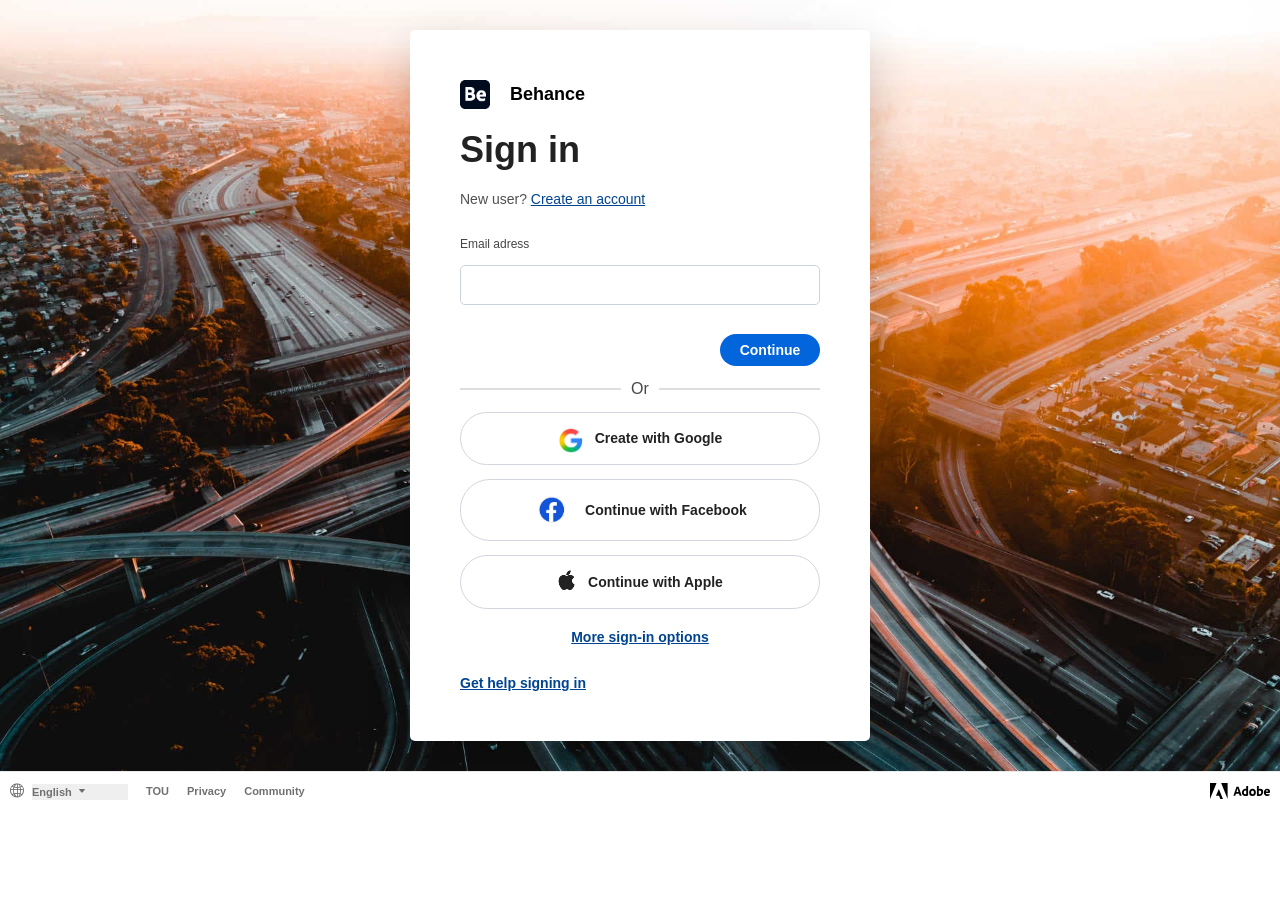
<file: html/signin-page.html>
<!DOCTYPE html>
<html lang="en">

<head>
    <meta charset="UTF-8">
    <meta name="viewport" content="width=device-width, initial-scale=1.0">
    <link rel="stylesheet" href="../Css/signin-page.css">
     <link rel="icon" type="image/svg+xml" href="../Multimedia/images/ADOBE RED IMG.png">
    <link rel="stylesheet" href="https://cdn.jsdelivr.net/npm/bootstrap-icons@1.13.1/font/bootstrap-icons.min.css">
    <title>Sign in</title>
</head>

<body>
    <div class="container">
        <div class="content1">
            <span><img src="../Multimedia/images/be sign in.png" alt="">Behance</span>
        </div>

        <div class="content2">
            <div class="hidden">
                <span><img src="../Multimedia/images/be sign in.png" alt="">Behance</span>
            </div>

            <h4>Sign in</h4>
            <p class="intro">New user? <a href="">Create an account</a></p>

            <label for="email">Email adress</label>
            <input id="email" type="text">
            <div class="bttn">
                <button>Continue</button>
            </div>

            <div class="line">Or</div>

            <a class="social-link" href="">
                <span><img style="width: 25px;" src="../Multimedia/images/google icon.jpg" alt="">Create with
                    Google</span>
            </a>
            <a class="social-link" href="">
                <span><img style="width: 40px;" src="../Multimedia/images/facebook icon.png" alt="">Continue with
                    Facebook</span>
            </a>
            <a class="social-link" href="">
                <span style="padding: 15px;"><i style="font-size: 1.2rem;" class="bi bi-apple"></i>Continue with
                    Apple</span>
            </a>

            <div class="links">
                <a class="links1" href="">More sign-in options</a>
                <a class="links2" href="">Get help signing in</a>
            </div>
        </div>

        <div class="icon">
            <div><i class="bi bi-chat-left-dots "></i>
            </div>
            <h5>contact us</h5>
        </div>
    </div>


    <!-- footer -->
    <footer>
        <div class="footer-left">
            <div class="footer-locale">
                <i class="bi bi-globe2" aria-hidden="true"></i>
                <div class="footer-select-wrap">
                    <select name="language" id="language">
                        <option value="en-us">English</option>
                        <option value="cs">Cestina</option>
                        <option value="de">Deutsch</option>
                        <option value="es">Espanol</option>
                        <option value="fr">Francais</option>
                        <option value="it">Italiano</option>
                        <option value="nl">Nederlands</option>
                        <option value="pl">Polski</option>
                        <option value="pt-br">Portugues (Brasil)</option>
                        <option value="sv">Svenska</option>
                        <option value="tr">Turkce</option>
                    </select>
                    <i class="bi bi-caret-down-fill" aria-hidden="true"></i>
                </div>
            </div>

            <h5>TOU</h5>
            <h5>Privacy</h5>
            <h5>Community</h5>
        </div>

        <div class="footer-right">
            <img src="../Multimedia/images/adobe.svg" alt="">
        </div>
    </footer>

</body>

</html>
</file>
<file: Css/signin-page.css>
* {
    padding: 0;
    margin: 0;
    box-sizing: border-box;
}

.container {
    background-image: url(../Multimedia/images/sign-in\ page\ bg.jpg);
    display: flex;
    width: 100%;
    /* min-height: 100vh; */
    padding: 20px;
    justify-content: space-between;
    align-items: center;
    background-size: cover;
    background-repeat: no-repeat;
    font-family: adobe-clean, "Source Sans Pro", -apple-system, BlinkMacSystemFont, "Segoe UI", Roboto, Ubuntu, "Trebuchet MS", "Lucida Grande", sans-serif;
    overflow-x: hidden;
}

.hidden span {
    display: flex;
    gap: 20px;
    align-items: center;
    flex-wrap: wrap;
    font-family: adobe-clean, "Source Sans Pro", -apple-system, BlinkMacSystemFont, "Segoe UI", Roboto, Ubuntu, "Trebuchet MS", "Lucida Grande", sans-serif;
    font-size: 18px;
    font-weight: 700;
    line-height: 54px;
    opacity: 1;
}

.hidden img {
    width: 30px;
}

.content1 span {
    padding: clamp(40px, 10vw, 120px);
    display: flex;
    align-items: center;
    gap: 20px;
    flex-wrap: wrap;
    font-family: adobe-clean, "Source Sans Pro", -apple-system, BlinkMacSystemFont, "Segoe UI", Roboto, Ubuntu, "Trebuchet MS", "Lucida Grande", sans-serif;
    font-size: 36px;
    font-weight: 700;
    line-height: 54px;
    color: rgb(255, 255, 255);
}

.content2 {
    background-color: white;
    width: min(100%, 460px);
    margin: 10px 0;
    padding: 50px;
    gap: 14px;
    box-shadow: 0 18px 45px rgba(0, 0, 0, 0.18);
    display: flex;
    flex-direction: column;
    border-radius: 5px;
}

.content2 h4 {
    font-family: adobe-clean, "Source Sans Pro", -apple-system, BlinkMacSystemFont, "Segoe UI", Roboto, Ubuntu, "Trebuchet MS", "Lucida Grande", sans-serif;
    font-size: 36px;
    font-weight: 600;
    line-height: 54px;
    color: rgb(34, 34, 34);
}

.content2 p {
    font-family: adobe-clean, "Source Sans Pro", -apple-system, BlinkMacSystemFont, "Segoe UI", Roboto, Ubuntu, "Trebuchet MS", "Lucida Grande", sans-serif;
    font-size: 14px;
    font-weight: 400;
    color: rgb(80, 80, 80);
}

.intro {
    margin-bottom: 8px;
}

.content2 a {
    font-family: adobe-clean, "Source Sans Pro", -apple-system, BlinkMacSystemFont, "Segoe UI", Roboto, Ubuntu, "Trebuchet MS", "Lucida Grande", sans-serif;
    font-size: 14px;
    font-weight: 400;
    color: rgb(0, 68, 145);
}

.content2 label {
    font-family: adobe-clean, "Source Sans Pro", -apple-system, BlinkMacSystemFont, "Segoe UI", Roboto, Ubuntu, "Trebuchet MS", "Lucida Grande", sans-serif;
    font-size: 12px;
    font-weight: 400;
    color: rgb(70, 70, 70);
    margin-top: 8px;
}

.content2 input {
    padding: 10px;
    width: 100%;
    border: 1px solid rgb(204, 210, 218);
    border-radius: 5px;
    font-size: 1rem;
    outline: none;
}

.content2 input:focus {
    border-color: rgb(2, 101, 220);
}

.bttn {
    text-align: right;
    margin-top: 15px;
}

.content2 button {
    font-family: adobe-clean, "Source Sans Pro", -apple-system, BlinkMacSystemFont, "Segoe UI", Roboto, Ubuntu, "Trebuchet MS", "Lucida Grande", sans-serif;
    font-size: 14px;
    font-weight: 600;
    background-color: rgb(2, 101, 220);
    color: white;
    padding: 8px;
    border-radius: 30px;
    width: 100px;
    border: none;
    cursor: pointer;
}

.content2 button:hover {
    background-color: rgb(1, 82, 178);
}

.line {
    color: rgb(72, 72, 72);
    display: flex;
    align-items: center;
    justify-content: center;
    gap: 10px;
    font-family: adobe-clean, "Source Sans Pro", -apple-system, BlinkMacSystemFont, "Segoe UI", Roboto, Ubuntu, "Trebuchet MS", "Lucida Grande", sans-serif;
}

.line::before,
.line::after {
    content: "";
    border: 1px solid rgb(221, 221, 221);
    flex: 1;
}


.line span {
    background: white;
    padding: 0 12px;
    color: rgb(110, 110, 110);
    font-size: 14px;
}

.social-link {
    text-decoration: none;
}

.social-link span {
    width: 100%;
    display: flex;
    align-items: center;
    justify-content: center;
    gap: 12px;
    border: 1px solid rgb(210, 214, 220);
    border-radius: 30px;
    padding: 10px;
    color: rgb(34, 34, 34);
    font-weight: 600;
    background-color: white;
}

.social-link span:hover {
    border: 1px solid gray;
}

.social-link img {
    object-fit: contain;
}

.links {
    margin-top: 6px;
    display: flex;
    flex-direction: column;
    gap: 30px;
    text-align: center;
}

.links2 {
    text-align: left;
}

.links a {
    font-weight: 600;
    font-size: 14px;
}

.icon {
    display: flex;
    margin-top: 500px;
}

.icon i {
    border-radius: 50%;
    padding: 20px;
    font-size: 25px;
    background-color: white;
    display: flex;
    align-items: center;
    cursor: pointer;
}

.icon h5 {
    color: #fff;
    display: none;
    position: absolute;
    font-size: 14px;
    font-weight: 400;
    padding: 5px;
    right: 20px;
    bottom: 20%;
    background-color: gray;
}

.icon:hover.icon h5 {
    display: block;

}

footer {
    display: flex;
    justify-content: space-between;
    gap: 24px;
    padding: 10px;
    border-top: 1px solid rgb(234, 234, 234);
    align-items: center;
    background-color: rgb(255, 255, 255);
}

.footer-left {
    display: flex;
    gap: 18px;
    align-items: center;
    flex-wrap: wrap;
}

.footer-locale {
    display: flex;
    align-items: center;
    gap: 8px;
}

.footer-locale i {
    font-size: 14px;
    color: rgb(112, 112, 112);
}

.footer-select-wrap {
    position: relative;
}

.footer-select-wrap select {
    appearance: none;
    border: none;
    font-family: acumin-pro, sans-serif;
    font-size: 11px;
    font-weight: 600;
    line-height: 16.5px;
    color: rgb(112, 112, 112);
    cursor: pointer;
}


.footer-select-wrap select:focus {
    outline: none;
}

.footer-select-wrap i {
    position: absolute;
    right: 0;
    top: 50%;
    width: 50px;
    transform: translateY(-50%);
    font-size: 8px;
    color: rgb(112, 112, 112);
    pointer-events: none;
}

.footer-left h5 {
    font-family: acumin-pro, sans-serif;
    font-size: 11px;
    font-weight: 600;
    line-height: 16.5px;
    color: rgb(112, 112, 112);
    text-decoration: none;
}

.tou {
    border-left: 1px solid rgb(209, 209, 209);
    padding-left: 18px;
}


.footer-right img {
    width: 60px;
    display: block;
}

@media (max-width: 1300px) {
     .content1{
        display: none;
    }
    .container{
        justify-content: center;
    }
    .hidden span{
        line-height: 0;
        opacity: 1;
    }
    .icon {
    display: none;
    }
}

@media (max-width: 510px) {
    .container {
       padding: 0;
       max-width: fit-content;
       margin: auto;
    }
    .content2{
        border-radius: 0%;
        padding: 20px;
        margin: auto;
        width: 500px;
    }
}

@media (max-width: 400px) {
    footer {
        flex-direction: column;
        align-items: center;
        justify-content: center;
        gap: 12px;
        text-align: center;
        padding: 12px 10px;
    }

    .footer-left {
        justify-content: center;
        gap: 10px;
        width: 100%;
    }

    .footer-locale {
        width: 100%;
        justify-content: center;
    }
}
</file>
